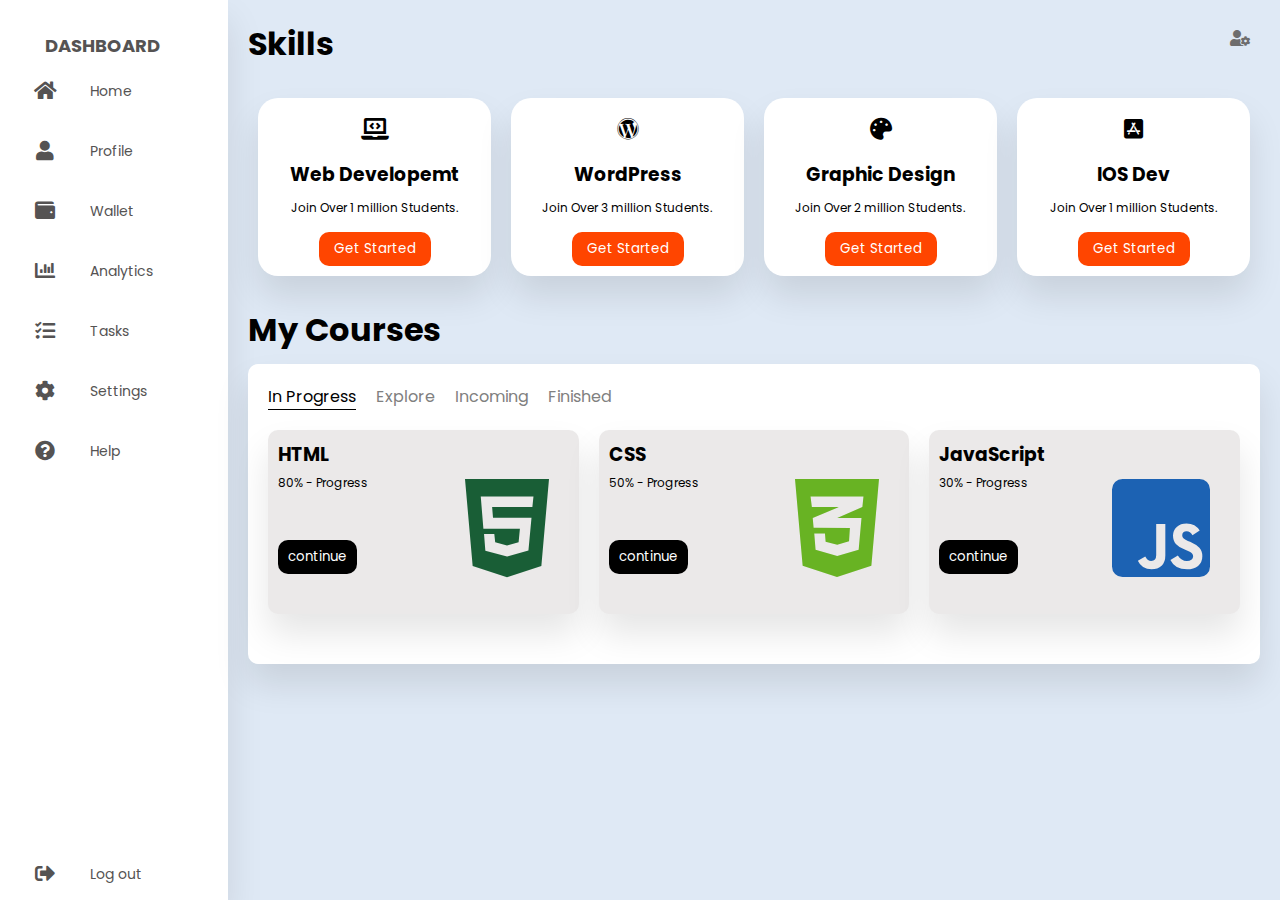
<file: index.html>
<!DOCTYPE html>
<html lang="en">
<head>
  <meta charset="UTF-8" />
  <title>user dashboard</title>
  <link rel="stylesheet" href="style1.css" />
  <!-- Font Awesome Cdn Link -->
  <link rel="stylesheet" href="https://cdnjs.cloudflare.com/ajax/libs/font-awesome/5.15.4/css/all.min.css"/>
</head>
<body>
  <div class="container">
    <nav>
      <ul>
        <li><a href="#" class="logo">
          <span class="nav-item">DashBoard</span>
        </a></li>
        <li><a href="#">
          <i class="fas fa-home"></i>
          <span class="nav-item">Home</span>
        </a></li>
        <li><a href="">
          <i class="fas fa-user"></i>
          <span class="nav-item">Profile</span>
        </a></li>
        <li><a href="">
          <i class="fas fa-wallet"></i>
          <span class="nav-item">Wallet</span>
        </a></li>
        <li><a href="">
          <i class="fas fa-chart-bar"></i>
          <span class="nav-item">Analytics</span>
        </a></li>
        <li><a href="">
          <i class="fas fa-tasks"></i>
          <span class="nav-item">Tasks</span>
        </a></li>
        <li><a href="">
          <i class="fas fa-cog"></i>
          <span class="nav-item">Settings</span>
        </a></li>
        <li><a href="">
          <i class="fas fa-question-circle"></i>
          <span class="nav-item">Help</span>
        </a></li>
        <li><a href="login.html" class="logout">
          <i class="fas fa-sign-out-alt"></i>
          <span class="nav-item">Log out</span>
        </a></li>
      </ul>
    </nav>

    <section class="main">
      <div class="main-top">
        <h1>Skills</h1>
        <i class="fas fa-user-cog"></i>
      </div>
      <div class="main-skills">
        <div class="card">
          <i class="fas fa-laptop-code"></i>
          <h3>Web developemt</h3>
          <p>Join Over 1 million Students.</p>
          <button>Get Started</button>
        </div>
        <div class="card">
          <i class="fab fa-wordpress"></i>
          <h3>WordPress</h3>
          <p>Join Over 3 million Students.</p>
          <button>Get Started</button>
        </div>
        <div class="card">
          <i class="fas fa-palette"></i>
          <h3>graphic design</h3>
          <p>Join Over 2 million Students.</p>
          <button>Get Started</button>
        </div>
        <div class="card">
          <i class="fab fa-app-store-ios"></i>
          <h3>IOS dev</h3>
          <p>Join Over 1 million Students.</p>
          <button>Get Started</button>
        </div>
      </div>

      <section class="main-course">
        <h1>My courses</h1>
        <div class="course-box">
          <ul>
            <li class="active">In progress</li>
            <li>explore</li>
            <li>incoming</li>
            <li>finished</li>
          </ul>
          <div class="course">
            <div class="box">
              <h3>HTML</h3>
              <p>80% - progress</p>
              <button>continue</button>
              <i class="fab fa-html5 html"></i>
            </div>
            <div class="box">
              <h3>CSS</h3>
              <p>50% - progress</p>
              <button>continue</button>
              <i class="fab fa-css3-alt css"></i>
            </div>
            <div class="box">
              <h3>JavaScript</h3>
              <p>30% - progress</p>
              <button>continue</button>
              <i class="fab fa-js-square js"></i>
            </div>
          </div>
        </div>
      </section>
    </section>
  </div>
</body>
</html>
</file>
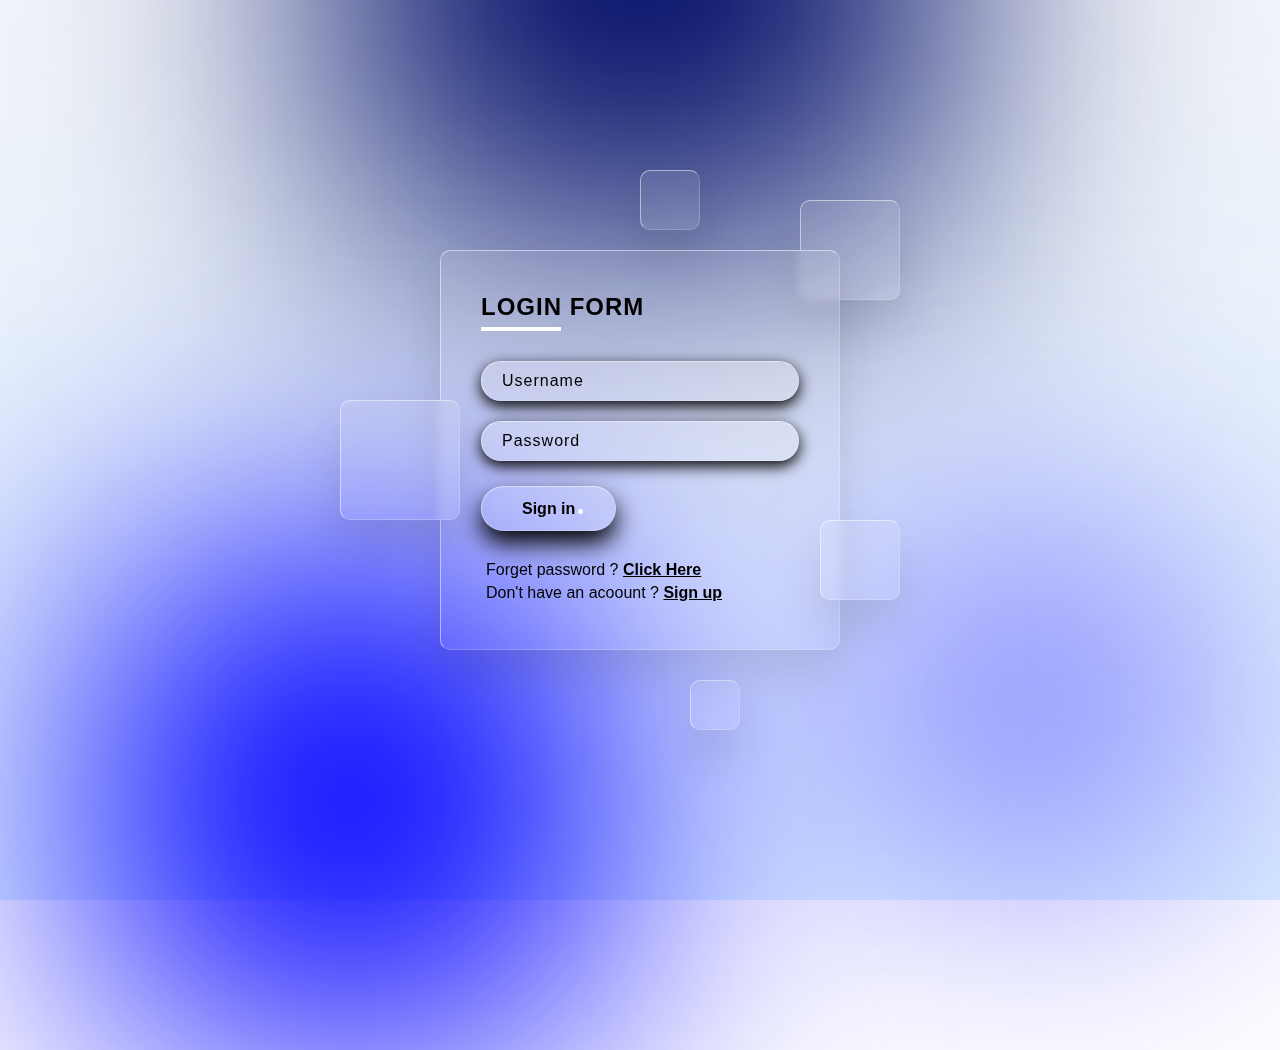
<file: login.html>
<!DOCTYPE html>
<html>
<head>
	<meta charset="utf-8">
	<meta name="viewport" content="width=device-width, initial-scale=1">
	<title>Login</title>
	<link rel="stylesheet" type="text/css" href="style.css">
	<script>
function validateForm() {
  let x = document.forms["myForm"]["fname"].value;
  if (x == "") {
    alert("Email must be filled out");
    return false;
  }
  let y = document.forms["myForm"]["pname"].value;
  if (y == "") {
    alert("password must be filled out");
    return false;
  }
}
</script>
</head>
<body>
  <section>
  	<div class="color"></div>
  	<div class="color"></div>
  	<div class="color"></div>
  	<div class="box">
  		<div class="square" style="--i:0;"></div>
  		<div class="square" style="--i:1;"></div>
  		<div class="square" style="--i:2;"></div>
  		<div class="square" style="--i:3;"></div>
  		<div class="square" style="--i:4;"></div>
  		<div class="container">
  			<div class="form">
  				<h2>LOGIN FORM</h2>
  				<form name="myForm" action="index.html" onsubmit="return validateForm()" method="post">
  					<div class="inputBox">
  						<input type="text" placeholder="Username" name="fname">
  					</div>
  					<div class="inputBox">
  						<input type="Password" placeholder="Password" name="pname">
  					</div>
  					 <button class="btn" style="color: black;">
   Sign in
</button>	<p class="forget">Forget password ? <a href="#">Click Here</a> </p>
  					<p class="forget">Don't have an acoount ? <a href="#">Sign up</a> </p>
  				</form>
  			</div>
  		</div>
  	</div>
  </section>
</body>
</html>
</file>
<file: style1.css>
/*  import google fonts */
@import url("https://fonts.googleapis.com/css2?family=Poppins:wght@400;500;600;700");
*{
  margin: 0;
  padding: 0;
  outline: none;
  border: none;
  text-decoration: none;
  box-sizing: border-box;
  font-family: "Poppins", sans-serif;
}
body{
  background: #dfe9f5;
}
.container{
  display: flex;
}
nav{
  position: relative;
  top: 0;
  bottom: 0;
  height: 100vh;
  left: 0;
  background: #fff;
  width: 280px;
  overflow: hidden;
  box-shadow: 0 20px 35px rgba(0, 0, 0, 0.1);
}
.logo{
  text-align: center;
  display: flex;
  margin: 10px 0 0 10px;
}
.logo img{
  width: 45px;
  height: 45px;
  border-radius: 50%;
}
.logo span{
  font-weight: bold;
  padding-left: 15px;
  font-size: 18px;
  text-transform: uppercase;
}
a{
  position: relative;
  color: rgb(85, 83, 83);
  font-size: 14px;
  display: table;
  width: 280px;
  padding: 10px;
}
nav .fas{
  position: relative;
  width: 70px;
  height: 40px;
  top: 14px;
  font-size: 20px;
  text-align: center;
}
.nav-item{
  position: relative;
  top: 12px;
  margin-left: 10px;
}
a:hover{
  background: #eee;
}
.logout{
  position: absolute;
  bottom: 0;
}

/* Main Section */
.main{
  position: relative;
  padding: 20px;
  width: 100%;
}
.main-top{
  display: flex;
  width: 100%;
}
.main-top i{
  position: absolute;
  right: 0;
  margin: 10px 30px;
  color: rgb(110, 109, 109);
  cursor: pointer;
}
.main-skills{
  display: flex;
  margin-top: 20px;
}
.main-skills .card{
  width: 25%;
  margin: 10px;
  background: #fff;
  text-align: center;
  border-radius: 20px;
  padding: 10px;
  box-shadow: 0 20px 35px rgba(0, 0, 0, 0.1);
}
.main-skills .card h3{
  margin: 10px;
  text-transform: capitalize;
}
.main-skills .card p{
  font-size: 12px;
}
.main-skills .card button{
  background: orangered;
  color: #fff;
  padding: 7px 15px;
  border-radius: 10px;
  margin-top: 15px;
  cursor: pointer;
}
.main-skills .card button:hover{
  background: rgba(223, 70, 15, 0.856);
}
.main-skills .card i{
  font-size: 22px;
  padding: 10px;
}

/* Courses */
.main-course{
  margin-top:20px ;
  text-transform: capitalize;
}
.course-box{
  width: 100%;
  height: 300px;
  padding: 10px 10px 30px 10px;
  margin-top: 10px;
  background: #fff;
  border-radius: 10px;
  box-shadow: 0 20px 35px rgba(0, 0, 0, 0.1);
}
.course-box ul{
  list-style: none;
  display: flex;
}
.course-box ul li{
  margin: 10px;
  color: gray;
  cursor: pointer;
}
.course-box ul .active{
  color: #000;
  border-bottom: 1px solid #000;
}
.course-box .course{
  display: flex;
}
.box{
  width: 33%;
  padding: 10px;
  margin: 10px;
  border-radius: 10px;
  background: rgb(235, 233, 233);
  box-shadow: 0 20px 35px rgba(0, 0, 0, 0.1);
}
.box p{
  font-size: 12px;
  margin-top: 5px;
}
.box button{
  background: #000;
  color: #fff;
  padding: 7px 10px;
  border-radius: 10px;
  margin-top: 3rem;
  cursor: pointer;
}
.box button:hover{
  background: rgba(0, 0, 0, 0.842);
}
.box i{
  font-size: 7rem;
  float: right;
  margin: -20px 20px 20px 0;
}
.html{
  color: rgb(25, 94, 54);
}
.css{
  color: rgb(104, 179, 35);
}
.js{
  color: rgb(28, 98, 179);
}
</file>
<file: style.css>
*
{
	margin: 0;
	padding: 0;
	box-sizing: border-box;
	font-family: 'poppins', sans-serif;
}
body
{
	overflow: hidden;
}
section
{
	display: flex;
	justify-content: center;
	align-items: center;
	min-height: 100vh;
	background: linear-gradient(to bottom, #f1f4f9, #dff1ff);
}
section .color
{
	position: absolute;
	filter: blur(150px);
}
section .color:nth-child(1)
{
	top: -350px;
	width: 600px;
	height: 600px;
	background: #000C66;
}
section .color:nth-child(2)
{
	bottom: -150px;
	left: 100px;
	width: 500px;
	height: 500px;
	background: #0000FF;
}
section .color:nth-child(3)
{
	bottom: 50px;
	right: 100px;
	width: 300px;
	height: 300px;
	background: #5C5CFF;
}
.box
{
	position: relative;
}
.box .square
{
	position: absolute;
	backdrop-filter: blur(5px);
	box-shadow: 0 25px 45px rgba(0,0,0,0.1);
	border: 1px solid rgba(255,255,255,0.5);
	border-right: 1px solid rgba(255,255,255,0.2);
	border-bottom: 1px solid rgba(255,255,255,0.2);
    background: rgba(255,255,255,0.1);
    border-radius: 10px;
    animation: animate 10s linear infinite;
    animation-delay: calc(-1s * var(--i));
}
@keyframes animate{
     0%,100%
     {
     	transform: translateY(-40px);
     }
     50%
     {
     	transform: translateY(40px);
     }
}
.box .square:nth-child(1)
{
	top: -50px;
	right: -60px;
	width: 100px;
	height: 100px;
}
.box .square:nth-child(2)
{
	top: 150px;
	left: -100px;
	width: 120px;
	height: 120px;
	z-index: 2;
}
.box .square:nth-child(3)
{
	bottom: 50px;
	right: -60px;
	width: 80px;
	height: 80px;
	z-index: 2;
}
.box .square:nth-child(4)
{
	bottom: -80px;
	right: 100px;
	width: 50px;
	height: 50px;
	
}
.box .square:nth-child(5)
{
	top: -80px;
	right: 140px;
	width: 60px;
	height: 60px;
	
}
.container
{
	position: relative;
	width: 400px;
	min-height: 400px;
	background: rgba(255,255,255,0.1);
	border-radius: 10px;
	display: flex;
	justify-content: center;
	align-items: center;
	backdrop-filter: blur(5px);
	box-shadow: 0 25px 45px rgba(0,0,0,0.1);
	border: 1px solid rgba(255,255,255,0.5);
	border-right: 1px solid rgba(255,255,255,0.2);
	border-bottom: 1px solid rgba(255,255,255,0.2);
}
.form
{
	position: relative;
	width: 100%;
	height: 100%;
	padding: 40px;
}
.form h2
{
	position: relative;
	color: #000;
	font-size: 24px;
	font-weight: 600;
	letter-spacing: 1px;
	margin-bottom: 40px;
}
.form h2::before
{
	content: '';
	position: absolute;
    left: 0;
    bottom: -10px;
    width: 80px;
    height: 4px;
    background: #fff;
}
.form .inputBox
{
	width: 100%;
	margin-top: 20px;
}
.form .inputBox input
{
	width: 100%;
	background: rgba(255,255,255,0.2);
	border: none;
	outline: none;
	padding: 10px 20px;
	border-radius: 35px;
    border: 1px solid rgba(255,255,255,0.5);
	border-right: 1px solid rgba(255,255,255,0.2);
	border-bottom: 1px solid rgba(255,255,255,0.2);
	font-size: 16px;
	letter-spacing: 1px;
	color: #000;
	box-shadow: 0 5px 15px rgba(0,0,0,05);
}
.form .inputBox input::placeholder
{
	color: #000;
}
.form .inputBox input[type="submit"]
{
	background: #fff;
	color: #666;
	max-width: 100px;
	cursor: pointer;
	margin-bottom: 50px;
	font-weight: 600;
}
.forget
{
	margin: 5px;
	color: #000;
}
.forget a 
{
	color: #000;
	font-weight: 600;
}
.btn {
  margin-top: 25px;
  margin-bottom: 25px;
  height: 45px;
  position: relative;
  padding: 0.5rem 2.5rem;
  color: #fff;
  font-size: 1em;
  background-color: transparent;
  outline: none;
  border: none;
  font-weight: bold;
  border-radius: 25px;
  font-family: Verdana, Geneva, Tahoma, sans-serif;
  transition-property: all;
  transition-duration: 0.3s;
  cursor: pointer;
  backdrop-filter: blur(5px);
	box-shadow: 0 12px 25px rgba(0,0,0,1);
	border: 1px solid rgba(255,255,255,0.5);
	border-right: 1px solid rgba(255,255,255,0.2);
	border-bottom: 1px solid rgba(255,255,255,0.2);
}

.btn:hover {
  background-color: #8A8AFF;
  box-shadow: 30px 25px 56px -11px #8A8AFF;
}

.btn::before {
  content: "";
  position: absolute;
  height: 5px;
  width: 5px;
  background-color: white;
  border-radius: 100px;
  right: 2rem;
  bottom: 37%;
  animation: 0.5s both ease-in-out infinite;
}

.btn:hover::before {
  animation-name: bounce_591;
  transition: all 0.3s ease;
}

@keyframes bounce_591 {
  0% {
    bottom: 37%;
  }

  50% {
    bottom: 70%;
  }

  100% {
    bottom: 37%;
  }
}
</file>
